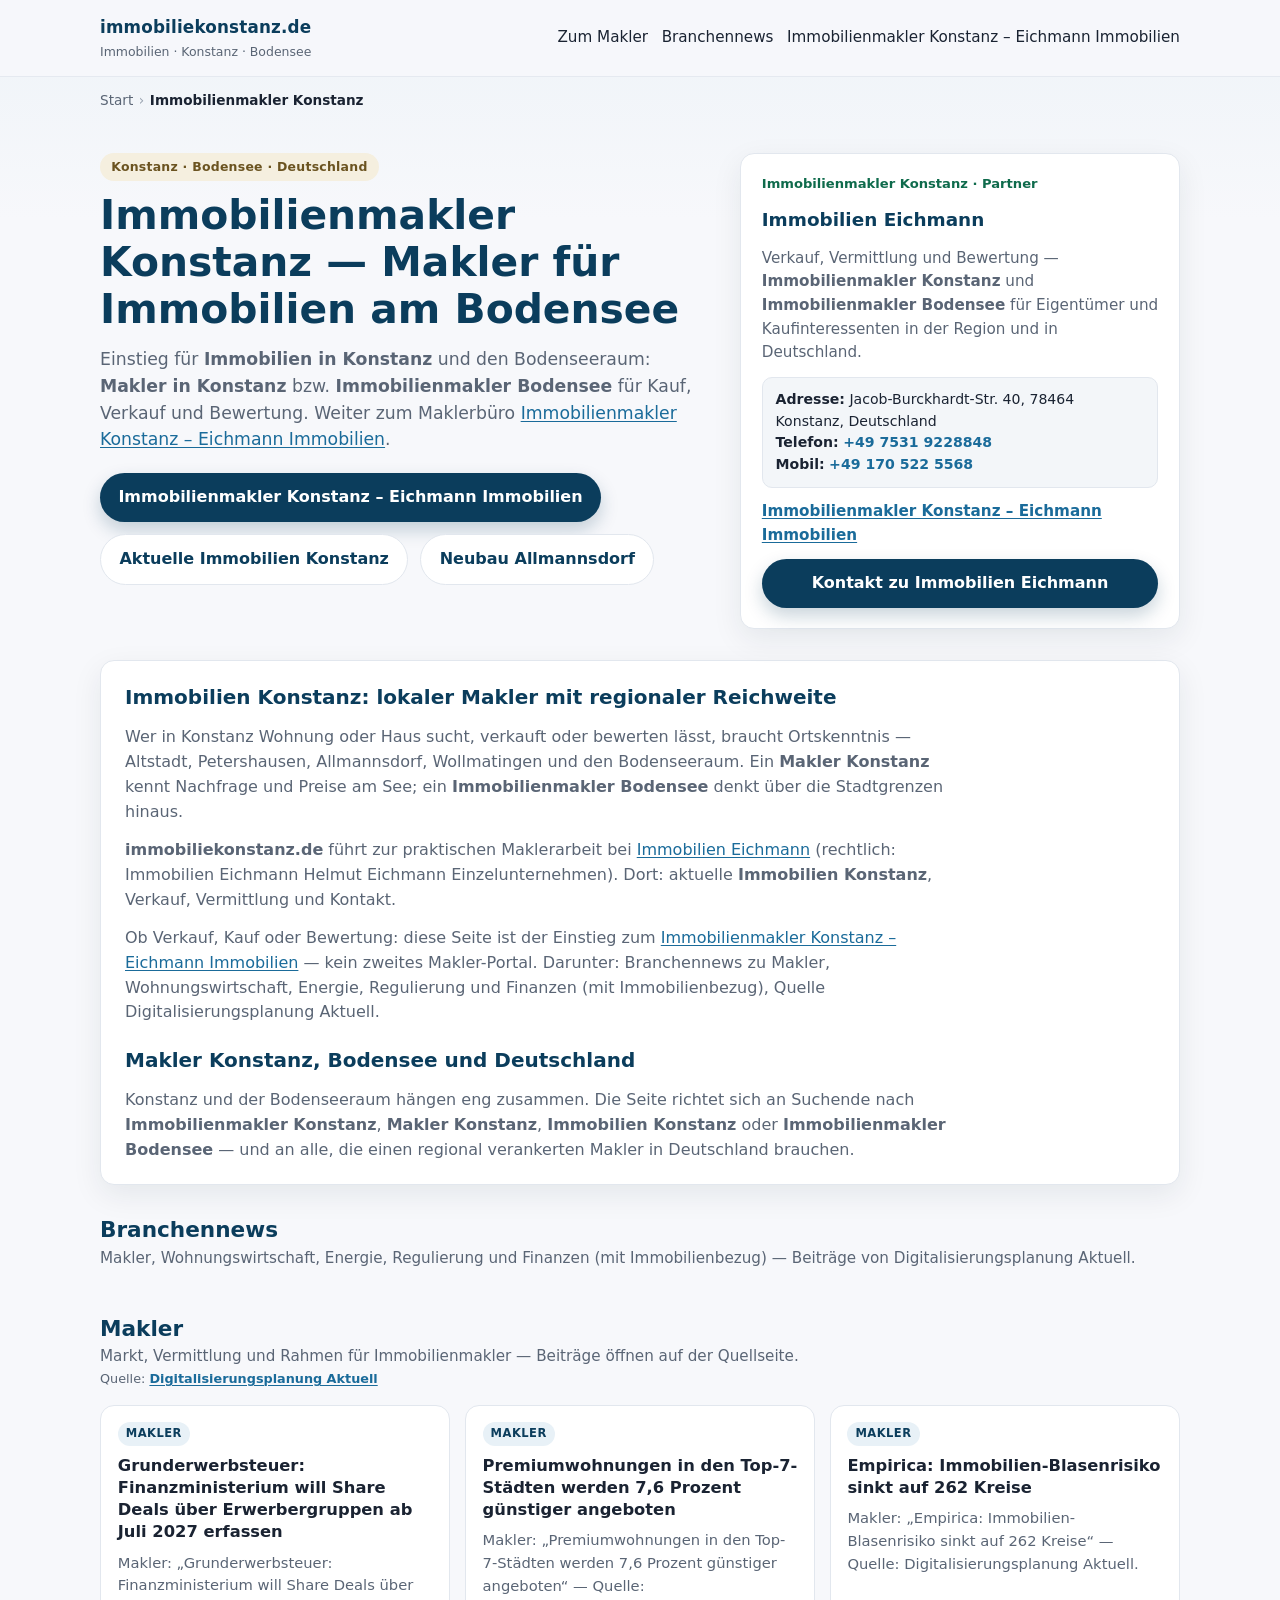
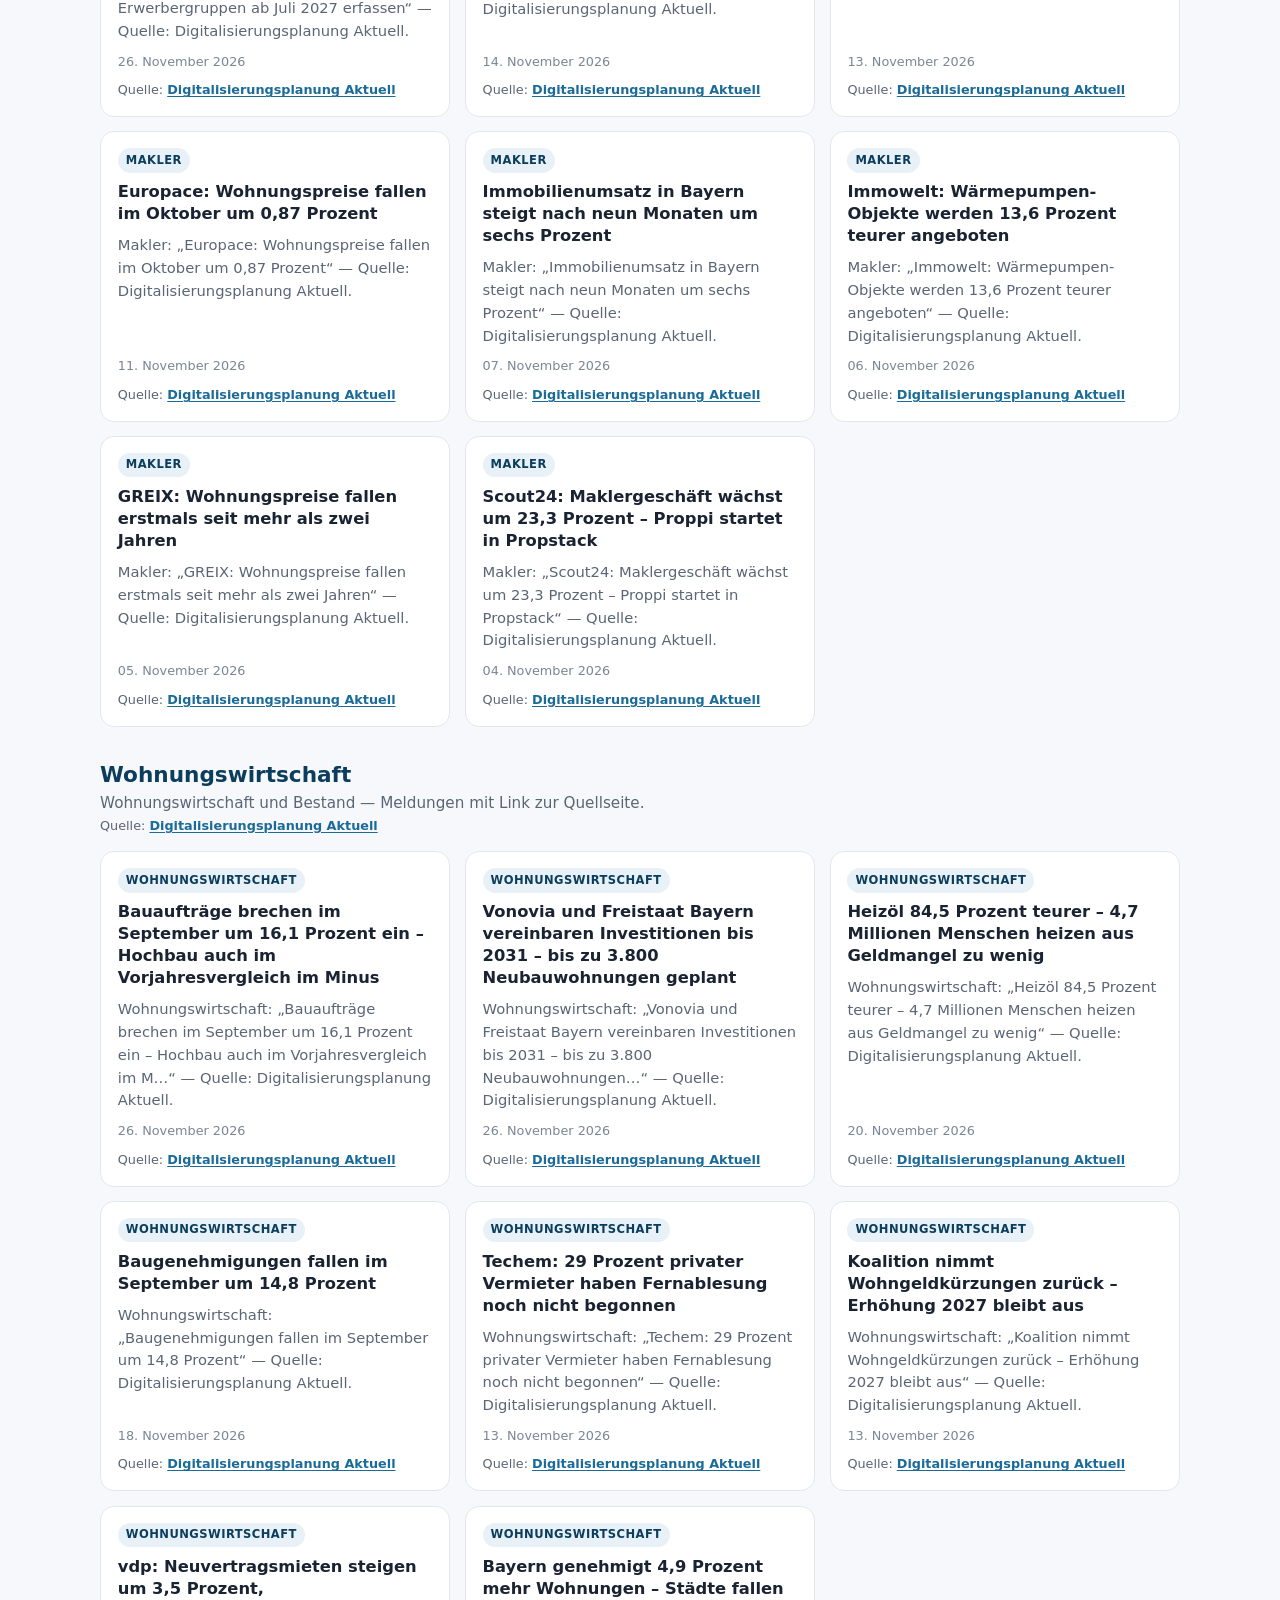
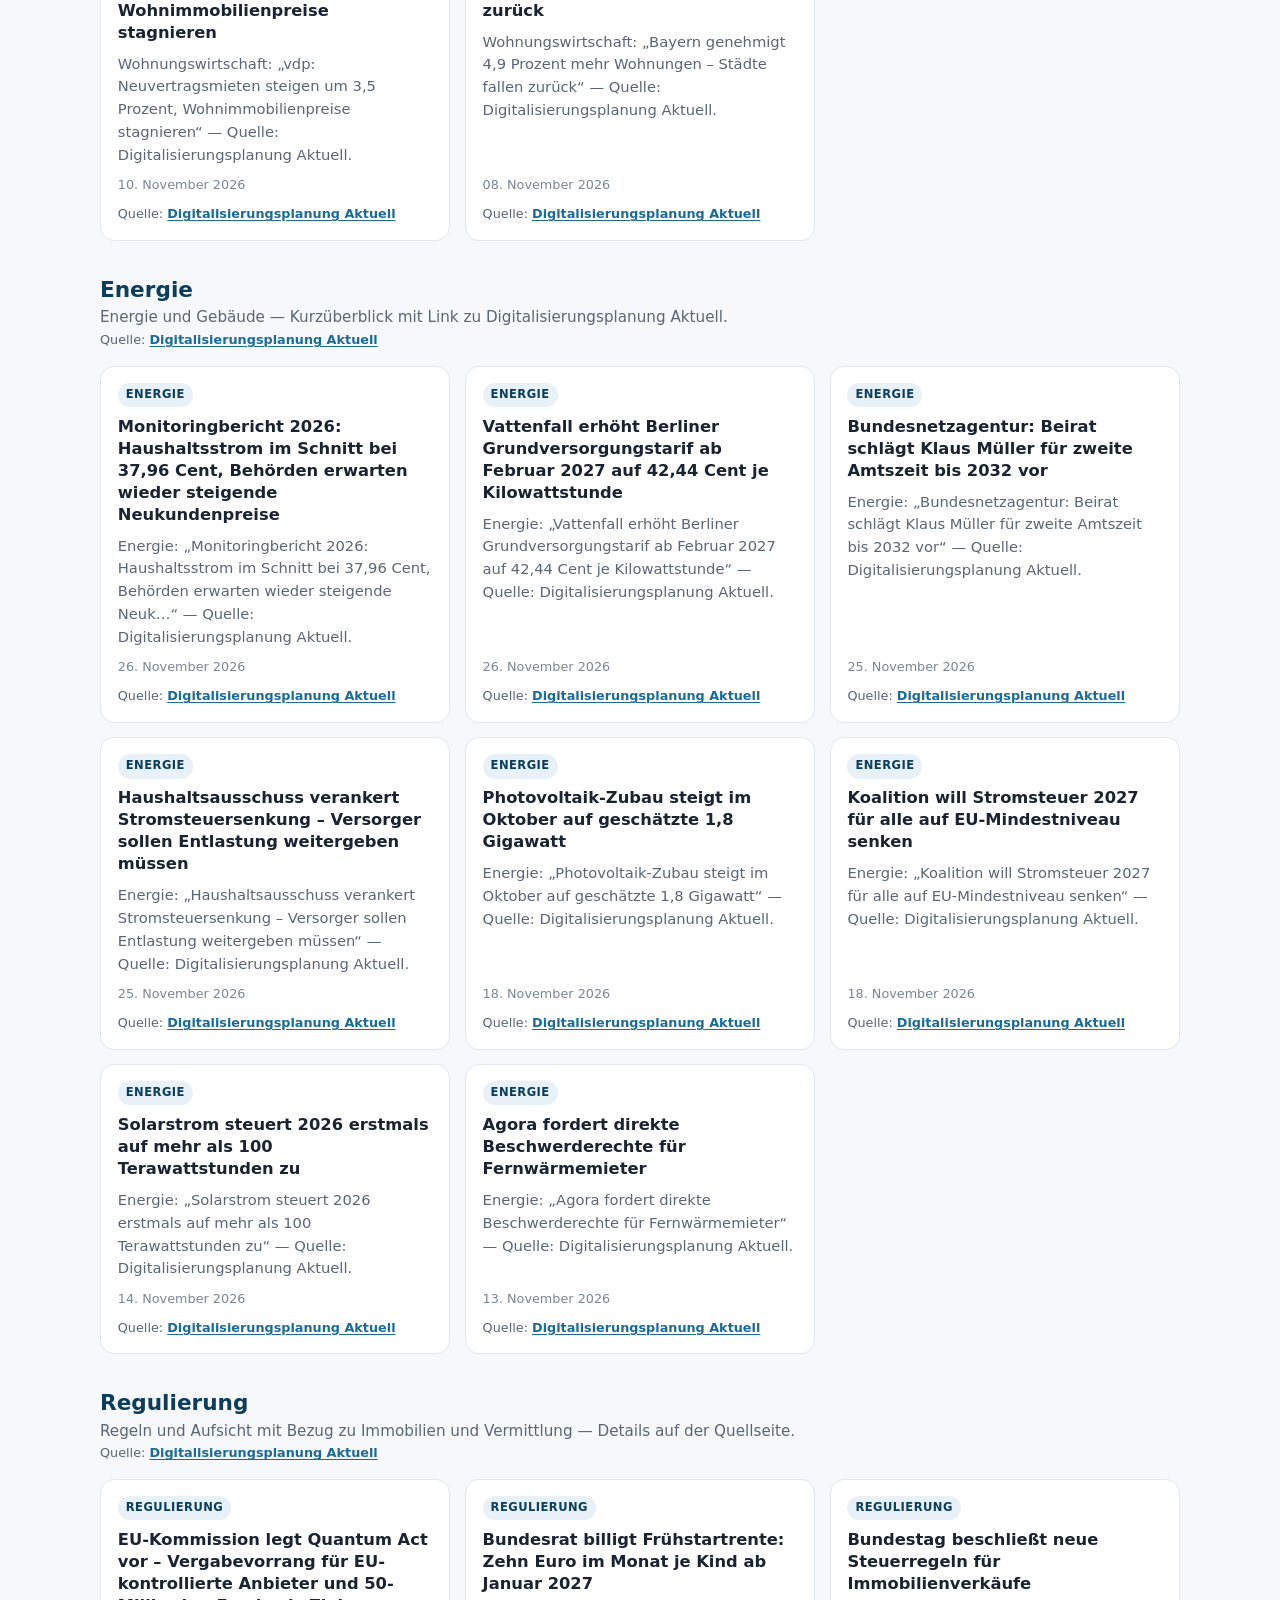
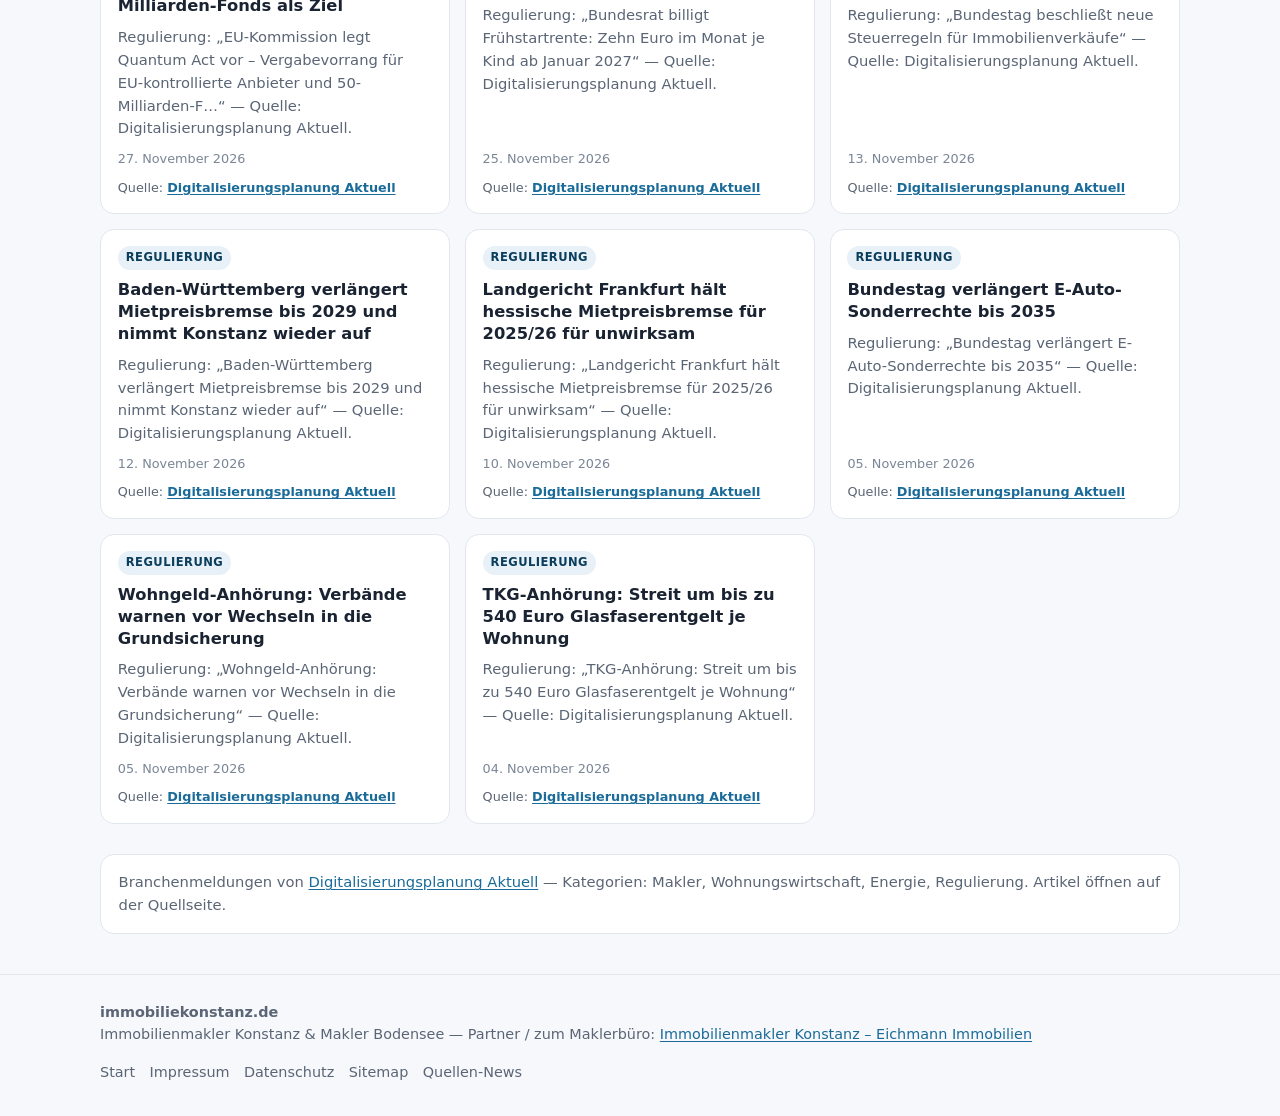
<file: index.html>
<!DOCTYPE html>
<html lang="de">
<head>
  <meta charset="utf-8">
  <meta name="viewport" content="width=device-width, initial-scale=1">
  <title>Immobilienmakler Konstanz | Makler Konstanz &amp; Bodensee – Immobilien Eichmann</title>
  <meta name="description" content="Immobilienmakler Konstanz und Makler am Bodensee: immobiliekonstanz.de verweist auf Immobilien Eichmann — Partner und Maklerbüro für Kauf, Verkauf und Bewertung in Konstanz, der Region und in Deutschland.">
  <meta name="robots" content="index,follow">
  <meta name="geo.region" content="DE-BW">
  <meta name="geo.placename" content="Konstanz">
  <meta name="geo.position" content="47.6779;9.1732">
  <meta name="ICBM" content="47.6779, 9.1732">
  <link rel="canonical" href="https://immobiliekonstanz.de/">
  <meta property="og:type" content="website">
  <meta property="og:site_name" content="immobiliekonstanz.de">
  <meta property="og:title" content="Immobilienmakler Konstanz | Makler Konstanz &amp; Bodensee – Immobilien Eichmann">
  <meta property="og:description" content="Makler Konstanz und Immobilienmakler Bodensee: zum Maklerbüro Immobilien Eichmann für Objekte, Bewertung und Beratung in Konstanz und der Region.">
  <meta property="og:url" content="https://immobiliekonstanz.de/">
  <meta property="og:locale" content="de_DE">
  <meta property="og:image" content="https://immobilieneichmann.de/assets/share-card-plain-v2.jpg">
  <meta property="og:image:width" content="1200">
  <meta property="og:image:height" content="630">
  <meta property="og:image:alt" content="Immobilien Eichmann – Immobilienmakler in Konstanz">
  <meta name="twitter:card" content="summary_large_image">
  <meta name="twitter:title" content="Immobilienmakler Konstanz | Makler Konstanz – Immobilien Eichmann">
  <meta name="twitter:description" content="Landing für Immobilien und Makler in Konstanz am Bodensee — Partner: Immobilien Eichmann (Maklerbüro).">
  <meta name="twitter:image" content="https://immobilieneichmann.de/assets/share-card-plain-v2.jpg">
  <script type="application/ld+json">
  {
    "@context": "https://schema.org",
    "@graph": [
      {
        "@type": "WebSite",
        "@id": "https://immobiliekonstanz.de/#website",
        "url": "https://immobiliekonstanz.de/",
        "name": "immobiliekonstanz.de",
        "description": "Einstiegsseite für Immobilienmakler Konstanz, Makler Konstanz und Immobilien am Bodensee mit Verweis auf das Maklerbüro Immobilien Eichmann.",
        "inLanguage": "de-DE",
        "publisher": { "@id": "https://immobiliekonstanz.de/#localbusiness" }
      },
      {
        "@type": ["RealEstateAgent", "LocalBusiness"],
        "@id": "https://immobiliekonstanz.de/#localbusiness",
        "name": "Immobilien Eichmann",
        "legalName": "Immobilien Eichmann Helmut Eichmann Einzelunternehmen",
        "alternateName": ["Eichmann Immobilien", "immobiliekonstanz.de"],
        "url": "https://immobiliekonstanz.de/",
        "sameAs": [
          "https://immobilieneichmann.de/",
          "https://www.immowelt.de/profil/3b18336c6a2e401da38e9cc20268270d"
        ],
        "description": "Immobilienmakler in Konstanz und am Bodensee: Verkauf, Vermittlung und Bewertung von Immobilien in Konstanz, der Region und in Deutschland.",
        "telephone": ["+491705225568", "+4975319228848"],
        "email": "info@immobilien-eichmann.com",
        "image": "https://immobilieneichmann.de/assets/share-card-plain-v2.jpg",
        "logo": "https://immobilieneichmann.de/assets/logo.svg?v=house-orig-v1",
        "priceRange": "€€€",
        "address": {
          "@type": "PostalAddress",
          "streetAddress": "Jacob-Burckhardt-Str. 40",
          "addressLocality": "Konstanz",
          "postalCode": "78464",
          "addressRegion": "Baden-Württemberg",
          "addressCountry": "DE"
        },
        "geo": {
          "@type": "GeoCoordinates",
          "latitude": 47.6779,
          "longitude": 9.1732
        },
        "areaServed": [
          {
            "@type": "City",
            "name": "Konstanz",
            "containedInPlace": {
              "@type": "AdministrativeArea",
              "name": "Baden-Württemberg"
            }
          },
          {
            "@type": "AdministrativeArea",
            "name": "Bodensee"
          },
          {
            "@type": "Country",
            "name": "Deutschland"
          }
        ],
        "knowsAbout": [
          "Immobilienmakler Konstanz",
          "Makler Konstanz",
          "Immobilien Konstanz",
          "Immobilienmakler Bodensee",
          "Makler Deutschland",
          "Immobilienverkauf Konstanz",
          "Immobilienbewertung Konstanz"
        ],
        "founder": {
          "@type": "Person",
          "name": "Helmut Eichmann"
        },
        "openingHoursSpecification": {
          "@type": "OpeningHoursSpecification",
          "description": "Termine nach Vereinbarung"
        }
      },
      {
        "@type": "WebPage",
        "@id": "https://immobiliekonstanz.de/#webpage",
        "url": "https://immobiliekonstanz.de/",
        "name": "Immobilienmakler Konstanz | Makler Konstanz & Bodensee – Immobilien Eichmann",
        "isPartOf": { "@id": "https://immobiliekonstanz.de/#website"},
        "about": { "@id": "https://immobiliekonstanz.de/#localbusiness" },
        "primaryImageOfPage": {
          "@type": "ImageObject",
          "url": "https://immobilieneichmann.de/assets/share-card-plain-v2.jpg"
        },
        "description": "Einstiegsseite für Immobilienmakler Konstanz und Makler am Bodensee — Partner: Immobilien Eichmann (Maklerbüro).",
        "inLanguage": "de-DE",
        "relatedLink": "https://immobilieneichmann.de/",
        "significantLink": [
          "https://immobilieneichmann.de/",
          "https://immobilieneichmann.de/#angebote",
          "https://immobilieneichmann.de/kontakt.html"
        ],
        "breadcrumb": { "@id": "https://immobiliekonstanz.de/#breadcrumb" }
      },
      {
        "@type": "BreadcrumbList",
        "@id": "https://immobiliekonstanz.de/#breadcrumb",
        "itemListElement": [
          {
            "@type": "ListItem",
            "position": 1,
            "name": "Start",
            "item": "https://immobiliekonstanz.de/"
          },
          {
            "@type": "ListItem",
            "position": 2,
            "name": "Immobilienmakler Konstanz",
            "item": "https://immobiliekonstanz.de/#eichmann"
          }
        ]
      }
    ]
  }
  </script>
  <link rel="icon" href="/assets/favicon.svg" type="image/svg+xml">
  <link rel="icon" href="/assets/favicon-32.png" type="image/png" sizes="32x32">
  <link rel="apple-touch-icon" href="/assets/apple-touch-icon.png" sizes="180x180">
  <link rel="stylesheet" href="css/styles.css">
</head>
<body>
  <header class="site-header">
    <div class="shell header-inner">
      <a class="brand" href="/">
        <strong>immobiliekonstanz.de</strong>
        <span>Immobilien · Konstanz · Bodensee</span>
      </a>
      <nav class="nav" aria-label="Hauptnavigation">
        <a href="#eichmann">Zum Makler</a>
        <a href="#branchennews">Branchennews</a>
        <a href="https://immobilieneichmann.de/" rel="noopener noreferrer">Immobilienmakler Konstanz – Eichmann Immobilien</a>
      </nav>
    </div>
  </header>

  <main>
    <nav class="shell breadcrumb" aria-label="Brotkrumen">
      <ol>
        <li><a href="/">Start</a></li>
        <li aria-current="page">Immobilienmakler Konstanz</li>
      </ol>
    </nav>

    <section class="hero">
      <div class="shell hero-grid">
        <div>
          <span class="eyebrow">Konstanz · Bodensee · Deutschland</span>
          <h1>Immobilienmakler Konstanz — Makler für Immobilien am Bodensee</h1>
          <p class="lead">
            Einstieg für <strong>Immobilien in Konstanz</strong> und den Bodenseeraum:
            <strong>Makler in Konstanz</strong> bzw. <strong>Immobilienmakler Bodensee</strong> für Kauf,
            Verkauf und Bewertung.
            Weiter zum Maklerbüro
            <a href="https://immobilieneichmann.de/" rel="noopener noreferrer">Immobilienmakler Konstanz – Eichmann Immobilien</a>.
          </p>
          <div class="cta-row">
            <a class="button" href="https://immobilieneichmann.de/" rel="noopener noreferrer">Immobilienmakler Konstanz – Eichmann Immobilien</a>
            <a class="button secondary" href="https://immobilieneichmann.de/#angebote" rel="noopener noreferrer">Aktuelle Immobilien Konstanz</a>
            <a class="button secondary" href="https://immobilieneichmann.de/allmannsdorf.html" rel="noopener noreferrer">Neubau Allmannsdorf</a>
          </div>
        </div>
        <aside class="hero-card" id="eichmann">
          <p class="meta">Immobilienmakler Konstanz · Partner</p>
          <h2>Immobilien Eichmann</h2>
          <p>
            Verkauf, Vermittlung und Bewertung —
            <strong>Immobilienmakler Konstanz</strong> und <strong>Immobilienmakler Bodensee</strong>
            für Eigentümer und Kaufinteressenten in der Region und in Deutschland.
          </p>
          <p class="nap">
            <strong>Adresse:</strong> Jacob-Burckhardt-Str.&nbsp;40, 78464 Konstanz, Deutschland<br>
            <strong>Telefon:</strong> <a href="tel:+4975319228848">+49&nbsp;7531&nbsp;9228848</a><br>
            <strong>Mobil:</strong> <a href="tel:+491705225568">+49&nbsp;170&nbsp;522&nbsp;5568</a>
          </p>
          <p><a href="https://immobilieneichmann.de/" rel="noopener noreferrer"><strong>Immobilienmakler Konstanz – Eichmann Immobilien</strong></a></p>
          <a class="button" href="https://immobilieneichmann.de/kontakt.html" rel="noopener noreferrer">Kontakt zu Immobilien Eichmann</a>
        </aside>
      </div>
    </section>

    <section class="shell about-konstanz" aria-labelledby="about-heading">
      <div class="about-card">
        <h2 id="about-heading">Immobilien Konstanz: lokaler Makler mit regionaler Reichweite</h2>
        <p>
          Wer in Konstanz Wohnung oder Haus sucht, verkauft oder bewerten lässt, braucht Ortskenntnis —
          Altstadt, Petershausen, Allmannsdorf, Wollmatingen und den Bodenseeraum.
          Ein <strong>Makler Konstanz</strong> kennt Nachfrage und Preise am See; ein
          <strong>Immobilienmakler Bodensee</strong> denkt über die Stadtgrenzen hinaus.
        </p>
        <p>
          <strong>immobiliekonstanz.de</strong> führt zur praktischen Maklerarbeit bei
          <a href="https://immobilieneichmann.de/" rel="noopener noreferrer">Immobilien Eichmann</a>
          (rechtlich: Immobilien Eichmann Helmut Eichmann Einzelunternehmen). Dort: aktuelle
          <strong>Immobilien Konstanz</strong>, Verkauf, Vermittlung und Kontakt.
        </p>
        <p>
          Ob Verkauf, Kauf oder Bewertung: diese Seite ist der Einstieg zum
          <a href="https://immobilieneichmann.de/" rel="noopener noreferrer">Immobilienmakler Konstanz – Eichmann Immobilien</a>
          — kein zweites Makler-Portal. Darunter: Branchennews zu Makler, Wohnungswirtschaft, Energie, Regulierung und Finanzen (mit Immobilienbezug), Quelle Digitalisierungsplanung Aktuell.
        </p>
        <h2 id="region-heading">Makler Konstanz, Bodensee und Deutschland</h2>
        <p>
          Konstanz und der Bodenseeraum hängen eng zusammen. Die Seite richtet sich an Suchende nach
          <strong>Immobilienmakler Konstanz</strong>, <strong>Makler Konstanz</strong>,
          <strong>Immobilien Konstanz</strong> oder <strong>Immobilienmakler Bodensee</strong> —
          und an alle, die einen regional verankerten Makler in Deutschland brauchen.
        </p>
      </div>
    </section>

    <div class="shell" id="branchennews">
      <div class="section-head" style="margin-top:0.5rem">
        <div>
          <h2>Branchennews</h2>
          <p>Makler, Wohnungswirtschaft, Energie, Regulierung und Finanzen (mit Immobilienbezug) — Beiträge von Digitalisierungsplanung Aktuell.</p>
        </div>
      </div>

<!-- NEWS:START -->
<!-- generated: 2026-11-28T04:13:33.709Z -->
<section class="section" id="news-makler" data-category="Makler">
  <div class="section-head">
    <div>
      <h2>Makler</h2>
      <p>Markt, Vermittlung und Rahmen für Immobilienmakler — Beiträge öffnen auf der Quellseite.</p>
      <p class="source">Quelle: <a href="https://aktuell.digitalisierungsplanung.de/" rel="noopener noreferrer">Digitalisierungsplanung Aktuell</a></p>
    </div>
  </div>
  <div class="cards"><article class="card">
  <span class="tag">Makler</span>
  <h3><a href="https://aktuell.digitalisierungsplanung.de/artikel/grunderwerbsteuer-share-deals-referentenentwurf/" rel="noopener noreferrer">Grunderwerbsteuer: Finanzministerium will Share Deals über Erwerbergruppen ab Juli 2027 erfassen</a></h3>
  <p class="summary">Makler: „Grunderwerbsteuer: Finanzministerium will Share Deals über Erwerbergruppen ab Juli 2027 erfassen“ — Quelle: Digitalisierungsplanung Aktuell.</p>
  <p class="date">26. November 2026</p>
  <p class="source">Quelle: <a href="https://aktuell.digitalisierungsplanung.de/" rel="noopener noreferrer">Digitalisierungsplanung Aktuell</a></p>
</article>
<article class="card">
  <span class="tag">Makler</span>
  <h3><a href="https://aktuell.digitalisierungsplanung.de/artikel/premiumimmobilien-top7-q3-2026/" rel="noopener noreferrer">Premiumwohnungen in den Top-7-Städten werden 7,6 Prozent günstiger angeboten</a></h3>
  <p class="summary">Makler: „Premiumwohnungen in den Top-7-Städten werden 7,6 Prozent günstiger angeboten“ — Quelle: Digitalisierungsplanung Aktuell.</p>
  <p class="date">14. November 2026</p>
  <p class="source">Quelle: <a href="https://aktuell.digitalisierungsplanung.de/" rel="noopener noreferrer">Digitalisierungsplanung Aktuell</a></p>
</article>
<article class="card">
  <span class="tag">Makler</span>
  <h3><a href="https://aktuell.digitalisierungsplanung.de/artikel/empirica-blasenindex-q3-2026/" rel="noopener noreferrer">Empirica: Immobilien-Blasenrisiko sinkt auf 262 Kreise</a></h3>
  <p class="summary">Makler: „Empirica: Immobilien-Blasenrisiko sinkt auf 262 Kreise“ — Quelle: Digitalisierungsplanung Aktuell.</p>
  <p class="date">13. November 2026</p>
  <p class="source">Quelle: <a href="https://aktuell.digitalisierungsplanung.de/" rel="noopener noreferrer">Digitalisierungsplanung Aktuell</a></p>
</article>
<article class="card">
  <span class="tag">Makler</span>
  <h3><a href="https://aktuell.digitalisierungsplanung.de/artikel/europace-wohnungspreise-oktober-2026/" rel="noopener noreferrer">Europace: Wohnungspreise fallen im Oktober um 0,87 Prozent</a></h3>
  <p class="summary">Makler: „Europace: Wohnungspreise fallen im Oktober um 0,87 Prozent“ — Quelle: Digitalisierungsplanung Aktuell.</p>
  <p class="date">11. November 2026</p>
  <p class="source">Quelle: <a href="https://aktuell.digitalisierungsplanung.de/" rel="noopener noreferrer">Digitalisierungsplanung Aktuell</a></p>
</article>
<article class="card">
  <span class="tag">Makler</span>
  <h3><a href="https://aktuell.digitalisierungsplanung.de/artikel/ivd-bayern-immobilienumsatz-q3-2026/" rel="noopener noreferrer">Immobilienumsatz in Bayern steigt nach neun Monaten um sechs Prozent</a></h3>
  <p class="summary">Makler: „Immobilienumsatz in Bayern steigt nach neun Monaten um sechs Prozent“ — Quelle: Digitalisierungsplanung Aktuell.</p>
  <p class="date">07. November 2026</p>
  <p class="source">Quelle: <a href="https://aktuell.digitalisierungsplanung.de/" rel="noopener noreferrer">Digitalisierungsplanung Aktuell</a></p>
</article>
<article class="card">
  <span class="tag">Makler</span>
  <h3><a href="https://aktuell.digitalisierungsplanung.de/artikel/immowelt-heizungsart-angebotspreise/" rel="noopener noreferrer">Immowelt: Wärmepumpen-Objekte werden 13,6 Prozent teurer angeboten</a></h3>
  <p class="summary">Makler: „Immowelt: Wärmepumpen-Objekte werden 13,6 Prozent teurer angeboten“ — Quelle: Digitalisierungsplanung Aktuell.</p>
  <p class="date">06. November 2026</p>
  <p class="source">Quelle: <a href="https://aktuell.digitalisierungsplanung.de/" rel="noopener noreferrer">Digitalisierungsplanung Aktuell</a></p>
</article>
<article class="card">
  <span class="tag">Makler</span>
  <h3><a href="https://aktuell.digitalisierungsplanung.de/artikel/greix-kaufpreisindex-q3-wohnungspreise-minus/" rel="noopener noreferrer">GREIX: Wohnungspreise fallen erstmals seit mehr als zwei Jahren</a></h3>
  <p class="summary">Makler: „GREIX: Wohnungspreise fallen erstmals seit mehr als zwei Jahren“ — Quelle: Digitalisierungsplanung Aktuell.</p>
  <p class="date">05. November 2026</p>
  <p class="source">Quelle: <a href="https://aktuell.digitalisierungsplanung.de/" rel="noopener noreferrer">Digitalisierungsplanung Aktuell</a></p>
</article>
<article class="card">
  <span class="tag">Makler</span>
  <h3><a href="https://aktuell.digitalisierungsplanung.de/artikel/scout24-proppi-maklergeschaeft-q3-2026/" rel="noopener noreferrer">Scout24: Maklergeschäft wächst um 23,3 Prozent – Proppi startet in Propstack</a></h3>
  <p class="summary">Makler: „Scout24: Maklergeschäft wächst um 23,3 Prozent – Proppi startet in Propstack“ — Quelle: Digitalisierungsplanung Aktuell.</p>
  <p class="date">04. November 2026</p>
  <p class="source">Quelle: <a href="https://aktuell.digitalisierungsplanung.de/" rel="noopener noreferrer">Digitalisierungsplanung Aktuell</a></p>
</article></div>
</section>
<section class="section" id="news-wohnungswirtschaft" data-category="Wohnungswirtschaft">
  <div class="section-head">
    <div>
      <h2>Wohnungswirtschaft</h2>
      <p>Wohnungswirtschaft und Bestand — Meldungen mit Link zur Quellseite.</p>
      <p class="source">Quelle: <a href="https://aktuell.digitalisierungsplanung.de/" rel="noopener noreferrer">Digitalisierungsplanung Aktuell</a></p>
    </div>
  </div>
  <div class="cards"><article class="card">
  <span class="tag">Wohnungswirtschaft</span>
  <h3><a href="https://aktuell.digitalisierungsplanung.de/artikel/bauauftragseingang-september-2026/" rel="noopener noreferrer">Bauaufträge brechen im September um 16,1 Prozent ein – Hochbau auch im Vorjahresvergleich im Minus</a></h3>
  <p class="summary">Wohnungswirtschaft: „Bauaufträge brechen im September um 16,1 Prozent ein – Hochbau auch im Vorjahresvergleich im M…“ — Quelle: Digitalisierungsplanung Aktuell.</p>
  <p class="date">26. November 2026</p>
  <p class="source">Quelle: <a href="https://aktuell.digitalisierungsplanung.de/" rel="noopener noreferrer">Digitalisierungsplanung Aktuell</a></p>
</article>
<article class="card">
  <span class="tag">Wohnungswirtschaft</span>
  <h3><a href="https://aktuell.digitalisierungsplanung.de/artikel/vonovia-bayern-absichtserklaerung-2031/" rel="noopener noreferrer">Vonovia und Freistaat Bayern vereinbaren Investitionen bis 2031 – bis zu 3.800 Neubauwohnungen geplant</a></h3>
  <p class="summary">Wohnungswirtschaft: „Vonovia und Freistaat Bayern vereinbaren Investitionen bis 2031 – bis zu 3.800 Neubauwohnungen…“ — Quelle: Digitalisierungsplanung Aktuell.</p>
  <p class="date">26. November 2026</p>
  <p class="source">Quelle: <a href="https://aktuell.digitalisierungsplanung.de/" rel="noopener noreferrer">Digitalisierungsplanung Aktuell</a></p>
</article>
<article class="card">
  <span class="tag">Wohnungswirtschaft</span>
  <h3><a href="https://aktuell.digitalisierungsplanung.de/artikel/heizoel-preise-energiearmut-destatis/" rel="noopener noreferrer">Heizöl 84,5 Prozent teurer – 4,7 Millionen Menschen heizen aus Geldmangel zu wenig</a></h3>
  <p class="summary">Wohnungswirtschaft: „Heizöl 84,5 Prozent teurer – 4,7 Millionen Menschen heizen aus Geldmangel zu wenig“ — Quelle: Digitalisierungsplanung Aktuell.</p>
  <p class="date">20. November 2026</p>
  <p class="source">Quelle: <a href="https://aktuell.digitalisierungsplanung.de/" rel="noopener noreferrer">Digitalisierungsplanung Aktuell</a></p>
</article>
<article class="card">
  <span class="tag">Wohnungswirtschaft</span>
  <h3><a href="https://aktuell.digitalisierungsplanung.de/artikel/baugenehmigungen-september-2026/" rel="noopener noreferrer">Baugenehmigungen fallen im September um 14,8 Prozent</a></h3>
  <p class="summary">Wohnungswirtschaft: „Baugenehmigungen fallen im September um 14,8 Prozent“ — Quelle: Digitalisierungsplanung Aktuell.</p>
  <p class="date">18. November 2026</p>
  <p class="source">Quelle: <a href="https://aktuell.digitalisierungsplanung.de/" rel="noopener noreferrer">Digitalisierungsplanung Aktuell</a></p>
</article>
<article class="card">
  <span class="tag">Wohnungswirtschaft</span>
  <h3><a href="https://aktuell.digitalisierungsplanung.de/artikel/techem-fernablesbare-messtechnik-frist/" rel="noopener noreferrer">Techem: 29 Prozent privater Vermieter haben Fernablesung noch nicht begonnen</a></h3>
  <p class="summary">Wohnungswirtschaft: „Techem: 29 Prozent privater Vermieter haben Fernablesung noch nicht begonnen“ — Quelle: Digitalisierungsplanung Aktuell.</p>
  <p class="date">13. November 2026</p>
  <p class="source">Quelle: <a href="https://aktuell.digitalisierungsplanung.de/" rel="noopener noreferrer">Digitalisierungsplanung Aktuell</a></p>
</article>
<article class="card">
  <span class="tag">Wohnungswirtschaft</span>
  <h3><a href="https://aktuell.digitalisierungsplanung.de/artikel/wohngeld-kuerzung-zurueckgenommen/" rel="noopener noreferrer">Koalition nimmt Wohngeldkürzungen zurück – Erhöhung 2027 bleibt aus</a></h3>
  <p class="summary">Wohnungswirtschaft: „Koalition nimmt Wohngeldkürzungen zurück – Erhöhung 2027 bleibt aus“ — Quelle: Digitalisierungsplanung Aktuell.</p>
  <p class="date">13. November 2026</p>
  <p class="source">Quelle: <a href="https://aktuell.digitalisierungsplanung.de/" rel="noopener noreferrer">Digitalisierungsplanung Aktuell</a></p>
</article>
<article class="card">
  <span class="tag">Wohnungswirtschaft</span>
  <h3><a href="https://aktuell.digitalisierungsplanung.de/artikel/vdp-mietanstieg-immobilienpreise-q3/" rel="noopener noreferrer">vdp: Neuvertragsmieten steigen um 3,5 Prozent, Wohnimmobilienpreise stagnieren</a></h3>
  <p class="summary">Wohnungswirtschaft: „vdp: Neuvertragsmieten steigen um 3,5 Prozent, Wohnimmobilienpreise stagnieren“ — Quelle: Digitalisierungsplanung Aktuell.</p>
  <p class="date">10. November 2026</p>
  <p class="source">Quelle: <a href="https://aktuell.digitalisierungsplanung.de/" rel="noopener noreferrer">Digitalisierungsplanung Aktuell</a></p>
</article>
<article class="card">
  <span class="tag">Wohnungswirtschaft</span>
  <h3><a href="https://aktuell.digitalisierungsplanung.de/artikel/bayern-baugenehmigungen-q3-2026/" rel="noopener noreferrer">Bayern genehmigt 4,9 Prozent mehr Wohnungen – Städte fallen zurück</a></h3>
  <p class="summary">Wohnungswirtschaft: „Bayern genehmigt 4,9 Prozent mehr Wohnungen – Städte fallen zurück“ — Quelle: Digitalisierungsplanung Aktuell.</p>
  <p class="date">08. November 2026</p>
  <p class="source">Quelle: <a href="https://aktuell.digitalisierungsplanung.de/" rel="noopener noreferrer">Digitalisierungsplanung Aktuell</a></p>
</article></div>
</section>
<section class="section" id="news-energie" data-category="Energie">
  <div class="section-head">
    <div>
      <h2>Energie</h2>
      <p>Energie und Gebäude — Kurzüberblick mit Link zu Digitalisierungsplanung Aktuell.</p>
      <p class="source">Quelle: <a href="https://aktuell.digitalisierungsplanung.de/" rel="noopener noreferrer">Digitalisierungsplanung Aktuell</a></p>
    </div>
  </div>
  <div class="cards"><article class="card">
  <span class="tag">Energie</span>
  <h3><a href="https://aktuell.digitalisierungsplanung.de/artikel/monitoringbericht-2026-energiemaerkte/" rel="noopener noreferrer">Monitoringbericht 2026: Haushaltsstrom im Schnitt bei 37,96 Cent, Behörden erwarten wieder steigende Neukundenpreise</a></h3>
  <p class="summary">Energie: „Monitoringbericht 2026: Haushaltsstrom im Schnitt bei 37,96 Cent, Behörden erwarten wieder steigende Neuk…“ — Quelle: Digitalisierungsplanung Aktuell.</p>
  <p class="date">26. November 2026</p>
  <p class="source">Quelle: <a href="https://aktuell.digitalisierungsplanung.de/" rel="noopener noreferrer">Digitalisierungsplanung Aktuell</a></p>
</article>
<article class="card">
  <span class="tag">Energie</span>
  <h3><a href="https://aktuell.digitalisierungsplanung.de/artikel/vattenfall-berlin-grundversorgung-strompreis-2027/" rel="noopener noreferrer">Vattenfall erhöht Berliner Grundversorgungstarif ab Februar 2027 auf 42,44 Cent je Kilowattstunde</a></h3>
  <p class="summary">Energie: „Vattenfall erhöht Berliner Grundversorgungstarif ab Februar 2027 auf 42,44 Cent je Kilowattstunde“ — Quelle: Digitalisierungsplanung Aktuell.</p>
  <p class="date">26. November 2026</p>
  <p class="source">Quelle: <a href="https://aktuell.digitalisierungsplanung.de/" rel="noopener noreferrer">Digitalisierungsplanung Aktuell</a></p>
</article>
<article class="card">
  <span class="tag">Energie</span>
  <h3><a href="https://aktuell.digitalisierungsplanung.de/artikel/bundesnetzagentur-klaus-mueller-zweite-amtszeit/" rel="noopener noreferrer">Bundesnetzagentur: Beirat schlägt Klaus Müller für zweite Amtszeit bis 2032 vor</a></h3>
  <p class="summary">Energie: „Bundesnetzagentur: Beirat schlägt Klaus Müller für zweite Amtszeit bis 2032 vor“ — Quelle: Digitalisierungsplanung Aktuell.</p>
  <p class="date">25. November 2026</p>
  <p class="source">Quelle: <a href="https://aktuell.digitalisierungsplanung.de/" rel="noopener noreferrer">Digitalisierungsplanung Aktuell</a></p>
</article>
<article class="card">
  <span class="tag">Energie</span>
  <h3><a href="https://aktuell.digitalisierungsplanung.de/artikel/stromsteuer-haushaltsausschuss-weitergabepflicht/" rel="noopener noreferrer">Haushaltsausschuss verankert Stromsteuersenkung – Versorger sollen Entlastung weitergeben müssen</a></h3>
  <p class="summary">Energie: „Haushaltsausschuss verankert Stromsteuersenkung – Versorger sollen Entlastung weitergeben müssen“ — Quelle: Digitalisierungsplanung Aktuell.</p>
  <p class="date">25. November 2026</p>
  <p class="source">Quelle: <a href="https://aktuell.digitalisierungsplanung.de/" rel="noopener noreferrer">Digitalisierungsplanung Aktuell</a></p>
</article>
<article class="card">
  <span class="tag">Energie</span>
  <h3><a href="https://aktuell.digitalisierungsplanung.de/artikel/pv-zubau-oktober-2026/" rel="noopener noreferrer">Photovoltaik-Zubau steigt im Oktober auf geschätzte 1,8 Gigawatt</a></h3>
  <p class="summary">Energie: „Photovoltaik-Zubau steigt im Oktober auf geschätzte 1,8 Gigawatt“ — Quelle: Digitalisierungsplanung Aktuell.</p>
  <p class="date">18. November 2026</p>
  <p class="source">Quelle: <a href="https://aktuell.digitalisierungsplanung.de/" rel="noopener noreferrer">Digitalisierungsplanung Aktuell</a></p>
</article>
<article class="card">
  <span class="tag">Energie</span>
  <h3><a href="https://aktuell.digitalisierungsplanung.de/artikel/stromsteuer-2027-koalition/" rel="noopener noreferrer">Koalition will Stromsteuer 2027 für alle auf EU-Mindestniveau senken</a></h3>
  <p class="summary">Energie: „Koalition will Stromsteuer 2027 für alle auf EU-Mindestniveau senken“ — Quelle: Digitalisierungsplanung Aktuell.</p>
  <p class="date">18. November 2026</p>
  <p class="source">Quelle: <a href="https://aktuell.digitalisierungsplanung.de/" rel="noopener noreferrer">Digitalisierungsplanung Aktuell</a></p>
</article>
<article class="card">
  <span class="tag">Energie</span>
  <h3><a href="https://aktuell.digitalisierungsplanung.de/artikel/solarstrom-100-terawattstunden-2026/" rel="noopener noreferrer">Solarstrom steuert 2026 erstmals auf mehr als 100 Terawattstunden zu</a></h3>
  <p class="summary">Energie: „Solarstrom steuert 2026 erstmals auf mehr als 100 Terawattstunden zu“ — Quelle: Digitalisierungsplanung Aktuell.</p>
  <p class="date">14. November 2026</p>
  <p class="source">Quelle: <a href="https://aktuell.digitalisierungsplanung.de/" rel="noopener noreferrer">Digitalisierungsplanung Aktuell</a></p>
</article>
<article class="card">
  <span class="tag">Energie</span>
  <h3><a href="https://aktuell.digitalisierungsplanung.de/artikel/agora-waermenetzpaket-mieterschutz/" rel="noopener noreferrer">Agora fordert direkte Beschwerderechte für Fernwärmemieter</a></h3>
  <p class="summary">Energie: „Agora fordert direkte Beschwerderechte für Fernwärmemieter“ — Quelle: Digitalisierungsplanung Aktuell.</p>
  <p class="date">13. November 2026</p>
  <p class="source">Quelle: <a href="https://aktuell.digitalisierungsplanung.de/" rel="noopener noreferrer">Digitalisierungsplanung Aktuell</a></p>
</article></div>
</section>
<section class="section" id="news-regulierung" data-category="Regulierung">
  <div class="section-head">
    <div>
      <h2>Regulierung</h2>
      <p>Regeln und Aufsicht mit Bezug zu Immobilien und Vermittlung — Details auf der Quellseite.</p>
      <p class="source">Quelle: <a href="https://aktuell.digitalisierungsplanung.de/" rel="noopener noreferrer">Digitalisierungsplanung Aktuell</a></p>
    </div>
  </div>
  <div class="cards"><article class="card">
  <span class="tag">Regulierung</span>
  <h3><a href="https://aktuell.digitalisierungsplanung.de/artikel/eu-quantum-act-sovereign-tech-equity-fund/" rel="noopener noreferrer">EU-Kommission legt Quantum Act vor – Vergabevorrang für EU-kontrollierte Anbieter und 50-Milliarden-Fonds als Ziel</a></h3>
  <p class="summary">Regulierung: „EU-Kommission legt Quantum Act vor – Vergabevorrang für EU-kontrollierte Anbieter und 50-Milliarden-F…“ — Quelle: Digitalisierungsplanung Aktuell.</p>
  <p class="date">27. November 2026</p>
  <p class="source">Quelle: <a href="https://aktuell.digitalisierungsplanung.de/" rel="noopener noreferrer">Digitalisierungsplanung Aktuell</a></p>
</article>
<article class="card">
  <span class="tag">Regulierung</span>
  <h3><a href="https://aktuell.digitalisierungsplanung.de/artikel/fruehstartrente-bundesrat-zustimmung/" rel="noopener noreferrer">Bundesrat billigt Frühstartrente: Zehn Euro im Monat je Kind ab Januar 2027</a></h3>
  <p class="summary">Regulierung: „Bundesrat billigt Frühstartrente: Zehn Euro im Monat je Kind ab Januar 2027“ — Quelle: Digitalisierungsplanung Aktuell.</p>
  <p class="date">25. November 2026</p>
  <p class="source">Quelle: <a href="https://aktuell.digitalisierungsplanung.de/" rel="noopener noreferrer">Digitalisierungsplanung Aktuell</a></p>
</article>
<article class="card">
  <span class="tag">Regulierung</span>
  <h3><a href="https://aktuell.digitalisierungsplanung.de/artikel/jahressteuergesetz-2026-immobilien/" rel="noopener noreferrer">Bundestag beschließt neue Steuerregeln für Immobilienverkäufe</a></h3>
  <p class="summary">Regulierung: „Bundestag beschließt neue Steuerregeln für Immobilienverkäufe“ — Quelle: Digitalisierungsplanung Aktuell.</p>
  <p class="date">13. November 2026</p>
  <p class="source">Quelle: <a href="https://aktuell.digitalisierungsplanung.de/" rel="noopener noreferrer">Digitalisierungsplanung Aktuell</a></p>
</article>
<article class="card">
  <span class="tag">Regulierung</span>
  <h3><a href="https://aktuell.digitalisierungsplanung.de/artikel/baden-wuerttemberg-mietpreisbremse-2029/" rel="noopener noreferrer">Baden-Württemberg verlängert Mietpreisbremse bis 2029 und nimmt Konstanz wieder auf</a></h3>
  <p class="summary">Regulierung: „Baden-Württemberg verlängert Mietpreisbremse bis 2029 und nimmt Konstanz wieder auf“ — Quelle: Digitalisierungsplanung Aktuell.</p>
  <p class="date">12. November 2026</p>
  <p class="source">Quelle: <a href="https://aktuell.digitalisierungsplanung.de/" rel="noopener noreferrer">Digitalisierungsplanung Aktuell</a></p>
</article>
<article class="card">
  <span class="tag">Regulierung</span>
  <h3><a href="https://aktuell.digitalisierungsplanung.de/artikel/hessen-mietpreisbremse-landgericht-unwirksam/" rel="noopener noreferrer">Landgericht Frankfurt hält hessische Mietpreisbremse für 2025/26 für unwirksam</a></h3>
  <p class="summary">Regulierung: „Landgericht Frankfurt hält hessische Mietpreisbremse für 2025/26 für unwirksam“ — Quelle: Digitalisierungsplanung Aktuell.</p>
  <p class="date">10. November 2026</p>
  <p class="source">Quelle: <a href="https://aktuell.digitalisierungsplanung.de/" rel="noopener noreferrer">Digitalisierungsplanung Aktuell</a></p>
</article>
<article class="card">
  <span class="tag">Regulierung</span>
  <h3><a href="https://aktuell.digitalisierungsplanung.de/artikel/bundestag-elektromobilitaetsgesetz-sonderrechte-2035/" rel="noopener noreferrer">Bundestag verlängert E-Auto-Sonderrechte bis 2035</a></h3>
  <p class="summary">Regulierung: „Bundestag verlängert E-Auto-Sonderrechte bis 2035“ — Quelle: Digitalisierungsplanung Aktuell.</p>
  <p class="date">05. November 2026</p>
  <p class="source">Quelle: <a href="https://aktuell.digitalisierungsplanung.de/" rel="noopener noreferrer">Digitalisierungsplanung Aktuell</a></p>
</article>
<article class="card">
  <span class="tag">Regulierung</span>
  <h3><a href="https://aktuell.digitalisierungsplanung.de/artikel/wohngeld-anhoerung-kuerzungen-grundsicherung/" rel="noopener noreferrer">Wohngeld-Anhörung: Verbände warnen vor Wechseln in die Grundsicherung</a></h3>
  <p class="summary">Regulierung: „Wohngeld-Anhörung: Verbände warnen vor Wechseln in die Grundsicherung“ — Quelle: Digitalisierungsplanung Aktuell.</p>
  <p class="date">05. November 2026</p>
  <p class="source">Quelle: <a href="https://aktuell.digitalisierungsplanung.de/" rel="noopener noreferrer">Digitalisierungsplanung Aktuell</a></p>
</article>
<article class="card">
  <span class="tag">Regulierung</span>
  <h3><a href="https://aktuell.digitalisierungsplanung.de/artikel/tkg-anhoerung-glasfaserentgelt-540-euro/" rel="noopener noreferrer">TKG-Anhörung: Streit um bis zu 540 Euro Glasfaserentgelt je Wohnung</a></h3>
  <p class="summary">Regulierung: „TKG-Anhörung: Streit um bis zu 540 Euro Glasfaserentgelt je Wohnung“ — Quelle: Digitalisierungsplanung Aktuell.</p>
  <p class="date">04. November 2026</p>
  <p class="source">Quelle: <a href="https://aktuell.digitalisierungsplanung.de/" rel="noopener noreferrer">Digitalisierungsplanung Aktuell</a></p>
</article></div>
</section>
<p class="note">Branchenmeldungen von <a href="https://aktuell.digitalisierungsplanung.de/" rel="noopener noreferrer">Digitalisierungsplanung Aktuell</a> — Kategorien: Makler, Wohnungswirtschaft, Energie, Regulierung. Artikel öffnen auf der Quellseite.</p>
<!-- NEWS:END -->
    </div>
  </main>

  <footer class="site-footer">
    <div class="shell footer-inner">
      <div>
        <strong>immobiliekonstanz.de</strong><br>
        Immobilienmakler Konstanz &amp; Makler Bodensee — Partner / zum Maklerbüro:
        <a href="https://immobilieneichmann.de/" rel="noopener noreferrer">Immobilienmakler Konstanz – Eichmann Immobilien</a>
      </div>
      <div class="footer-links">
        <a href="/">Start</a>
        <a href="impressum.html">Impressum</a>
        <a href="datenschutz.html">Datenschutz</a>
        <a href="/sitemap.xml">Sitemap</a>
        <a href="https://aktuell.digitalisierungsplanung.de/" rel="noopener noreferrer">Quellen-News</a>
      </div>
    </div>
  </footer>
</body>
</html>
</file>
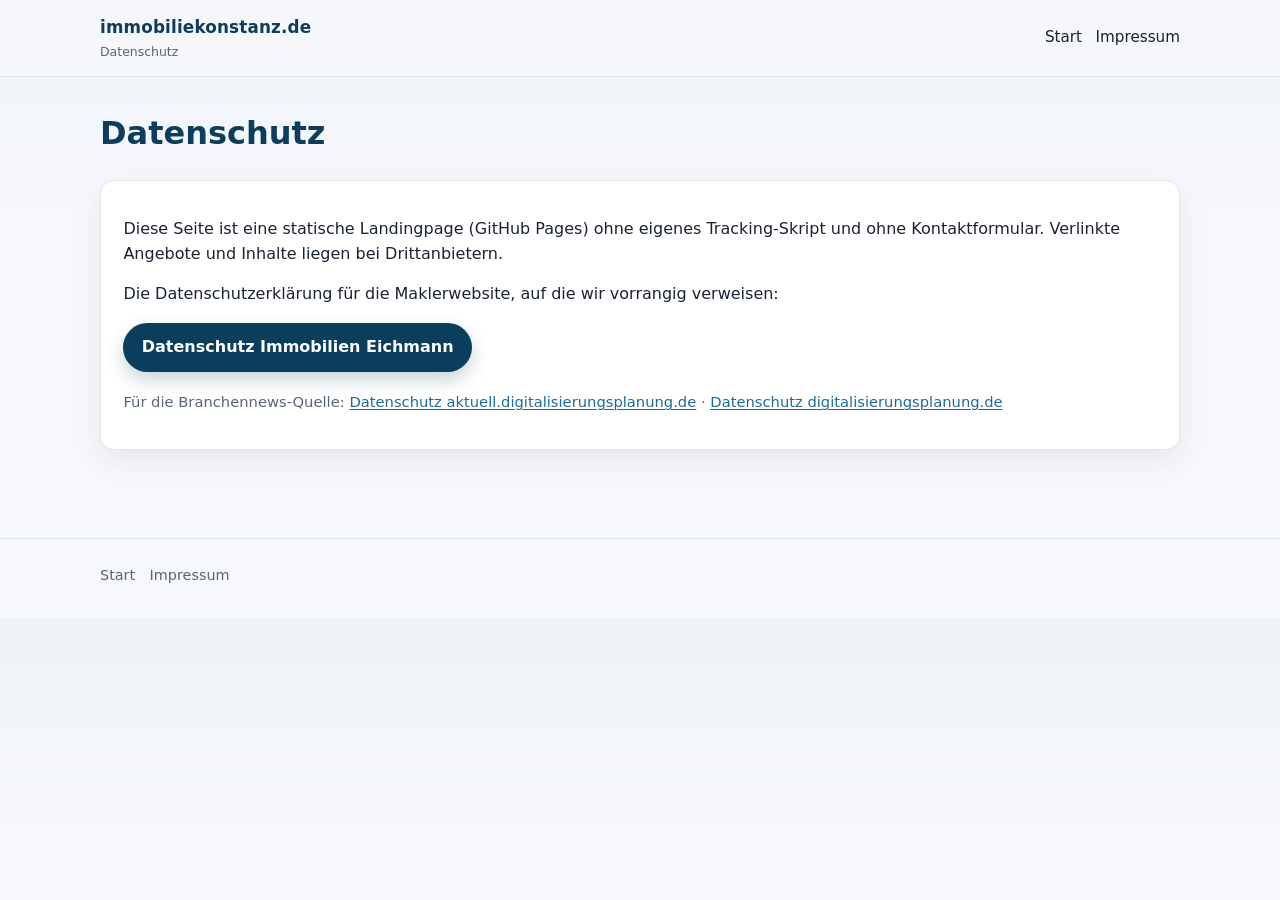
<file: datenschutz.html>
<!DOCTYPE html>
<html lang="de">
<head>
  <meta charset="utf-8">
  <meta name="viewport" content="width=device-width, initial-scale=1">
  <title>Datenschutz — immobiliekonstanz.de</title>
  <meta name="robots" content="noindex,follow">
  <link rel="canonical" href="https://immobiliekonstanz.de/datenschutz.html">
  <link rel="icon" href="/assets/favicon.svg" type="image/svg+xml">
  <link rel="icon" href="/assets/favicon-32.png" type="image/png" sizes="32x32">
  <link rel="apple-touch-icon" href="/assets/apple-touch-icon.png" sizes="180x180">
  <link rel="stylesheet" href="css/styles.css">
</head>
<body>
  <header class="site-header">
    <div class="shell header-inner">
      <a class="brand" href="/"><strong>immobiliekonstanz.de</strong><span>Datenschutz</span></a>
      <nav class="nav"><a href="/">Start</a><a href="impressum.html">Impressum</a></nav>
    </div>
  </header>
  <main class="shell legal-page">
    <h1>Datenschutz</h1>
    <div class="box">
      <p>
        Diese Seite ist eine statische Landingpage (GitHub Pages) ohne eigenes Tracking-Skript und ohne Kontaktformular.
        Verlinkte Angebote und Inhalte liegen bei Drittanbietern.
      </p>
      <p>
        Die Datenschutzerklärung für die Maklerwebsite, auf die wir vorrangig verweisen:
      </p>
      <p>
        <a class="button" href="https://immobilieneichmann.de/datenschutz.html" rel="noopener noreferrer">Datenschutz Immobilien Eichmann</a>
      </p>
      <p style="margin-top:1.2rem;color:var(--muted);font-size:0.92rem">
        Für die Branchennews-Quelle:
        <a href="https://aktuell.digitalisierungsplanung.de/datenschutz/" rel="noopener noreferrer">Datenschutz aktuell.digitalisierungsplanung.de</a>
        ·
        <a href="https://digitalisierungsplanung.de/datenschutz.html" rel="noopener noreferrer">Datenschutz digitalisierungsplanung.de</a>
      </p>
    </div>
  </main>
  <footer class="site-footer"><div class="shell footer-links">
    <a href="/">Start</a><a href="impressum.html">Impressum</a>
  </div></footer>
</body>
</html>
</file>
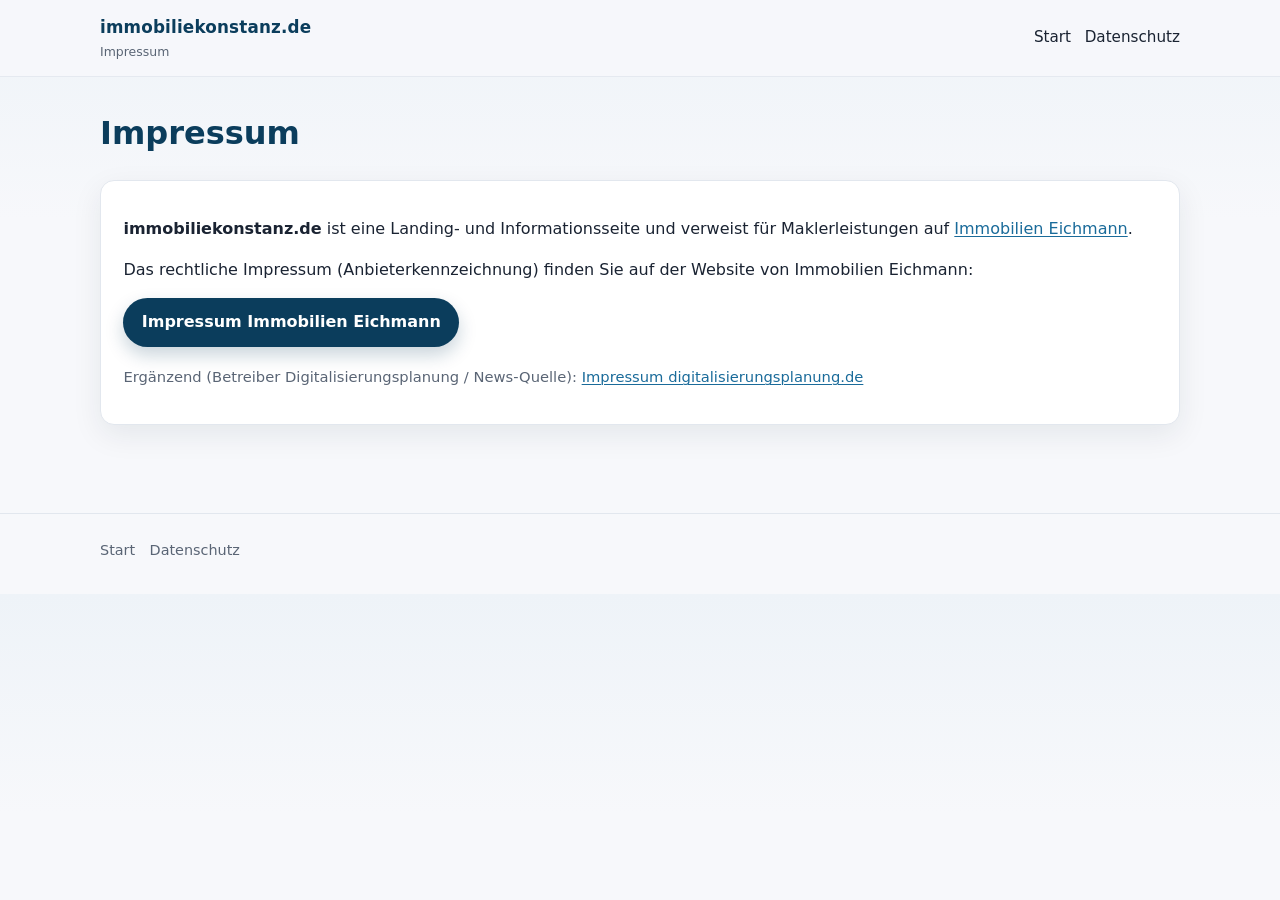
<file: impressum.html>
<!DOCTYPE html>
<html lang="de">
<head>
  <meta charset="utf-8">
  <meta name="viewport" content="width=device-width, initial-scale=1">
  <title>Impressum — immobiliekonstanz.de</title>
  <meta name="robots" content="noindex,follow">
  <link rel="canonical" href="https://immobiliekonstanz.de/impressum.html">
  <link rel="icon" href="/assets/favicon.svg" type="image/svg+xml">
  <link rel="icon" href="/assets/favicon-32.png" type="image/png" sizes="32x32">
  <link rel="apple-touch-icon" href="/assets/apple-touch-icon.png" sizes="180x180">
  <link rel="stylesheet" href="css/styles.css">
</head>
<body>
  <header class="site-header">
    <div class="shell header-inner">
      <a class="brand" href="/"><strong>immobiliekonstanz.de</strong><span>Impressum</span></a>
      <nav class="nav"><a href="/">Start</a><a href="datenschutz.html">Datenschutz</a></nav>
    </div>
  </header>
  <main class="shell legal-page">
    <h1>Impressum</h1>
    <div class="box">
      <p>
        <strong>immobiliekonstanz.de</strong> ist eine Landing- und Informationsseite und verweist für Maklerleistungen
        auf <a href="https://immobilieneichmann.de/" rel="noopener noreferrer">Immobilien Eichmann</a>.
      </p>
      <p>
        Das rechtliche Impressum (Anbieterkennzeichnung) finden Sie auf der Website von Immobilien Eichmann:
      </p>
      <p>
        <a class="button" href="https://immobilieneichmann.de/impressum.html" rel="noopener noreferrer">Impressum Immobilien Eichmann</a>
      </p>
      <p style="margin-top:1.2rem;color:var(--muted);font-size:0.92rem">
        Ergänzend (Betreiber Digitalisierungsplanung / News-Quelle):
        <a href="https://digitalisierungsplanung.de/impressum.html" rel="noopener noreferrer">Impressum digitalisierungsplanung.de</a>
      </p>
    </div>
  </main>
  <footer class="site-footer"><div class="shell footer-links">
    <a href="/">Start</a><a href="datenschutz.html">Datenschutz</a>
  </div></footer>
</body>
</html>
</file>
<file: css/styles.css>
:root {
  --ink: #1a2332;
  --muted: #5a6575;
  --line: #e2e7ee;
  --bg: #f7f8fb;
  --card: #ffffff;
  --brand: #0b3d5c;
  --brand-2: #1a6b9a;
  --accent: #c4a35a;
  --accent-soft: #f5efdf;
  --ok: #0f6b4c;
  --radius: 14px;
  --shadow: 0 10px 30px rgba(15, 35, 55, 0.08);
  --max: 1080px;
  --font: "Segoe UI", system-ui, -apple-system, Roboto, "Helvetica Neue", Arial, sans-serif;
}

* { box-sizing: border-box; }
html { scroll-behavior: smooth; }
body {
  margin: 0;
  font-family: var(--font);
  color: var(--ink);
  background: linear-gradient(180deg, #eef3f8 0%, var(--bg) 220px);
  line-height: 1.55;
}
a { color: var(--brand-2); text-decoration-thickness: 1px; text-underline-offset: 2px; }
a:hover { color: var(--brand); }
img { max-width: 100%; height: auto; }
.shell { width: min(100% - 2rem, var(--max)); margin-inline: auto; }

.site-header {
  position: sticky; top: 0; z-index: 20;
  backdrop-filter: blur(10px);
  background: rgba(247, 248, 251, 0.9);
  border-bottom: 1px solid rgba(226, 231, 238, 0.8);
}
.header-inner {
  display: flex; align-items: center; justify-content: space-between;
  gap: 1rem; padding: 0.9rem 0;
}
.brand {
  display: flex; flex-direction: column; gap: 0.1rem;
  color: inherit; text-decoration: none;
}
.brand strong { font-size: 1.05rem; letter-spacing: 0.01em; color: var(--brand); }
.brand span { font-size: 0.78rem; color: var(--muted); }
.nav { display: flex; flex-wrap: wrap; gap: 0.85rem; align-items: center; }
.nav a { color: var(--ink); text-decoration: none; font-size: 0.95rem; }
.nav a:hover { color: var(--brand-2); }

.button {
  display: inline-flex; align-items: center; justify-content: center;
  gap: 0.4rem; padding: 0.75rem 1.15rem;
  border-radius: 999px; border: 0;
  background: var(--brand); color: #fff !important;
  text-decoration: none !important; font-weight: 600;
  box-shadow: 0 8px 18px rgba(11, 61, 92, 0.22);
}
.button:hover { background: var(--brand-2); color: #fff !important; }
.button.secondary {
  background: #fff; color: var(--brand) !important;
  border: 1px solid var(--line); box-shadow: none;
}
.button.secondary:hover { border-color: var(--brand-2); }

.hero {
  padding: 2.6rem 0 1.4rem;
}
.hero-grid {
  display: grid; gap: 1.5rem;
  grid-template-columns: 1.4fr 1fr;
  align-items: stretch;
}
.eyebrow {
  display: inline-block; margin-bottom: 0.7rem;
  padding: 0.28rem 0.7rem; border-radius: 999px;
  background: var(--accent-soft); color: #6b5320;
  font-size: 0.78rem; font-weight: 600; letter-spacing: 0.02em;
}
.hero h1 {
  margin: 0 0 0.8rem; font-size: clamp(1.8rem, 3.4vw, 2.55rem);
  line-height: 1.15; color: var(--brand);
}
.lead { font-size: 1.08rem; color: var(--muted); margin: 0 0 1.25rem; max-width: 42rem; }
.cta-row { display: flex; flex-wrap: wrap; gap: 0.75rem; }

.hero-card {
  background: var(--card); border: 1px solid var(--line);
  border-radius: var(--radius); padding: 1.25rem 1.3rem;
  box-shadow: var(--shadow);
  display: flex; flex-direction: column; gap: 0.75rem;
}
.hero-card h2 { margin: 0; font-size: 1.15rem; color: var(--brand); }
.hero-card p { margin: 0; color: var(--muted); font-size: 0.95rem; }
.hero-card .meta { font-size: 0.82rem; color: var(--ok); font-weight: 600; }

.section { padding: 1.6rem 0 0.4rem; }
.section-head {
  display: flex; align-items: end; justify-content: space-between;
  gap: 1rem; margin-bottom: 1rem; flex-wrap: wrap;
}
.section-head h2 { margin: 0; font-size: 1.35rem; color: var(--brand); }
.section-head p { margin: 0; color: var(--muted); font-size: 0.95rem; }

.cards {
  display: grid; gap: 0.9rem;
  grid-template-columns: repeat(auto-fill, minmax(260px, 1fr));
}
.card {
  background: var(--card); border: 1px solid var(--line);
  border-radius: var(--radius); padding: 1rem 1.05rem;
  display: flex; flex-direction: column; gap: 0.55rem;
  transition: transform 0.15s ease, box-shadow 0.15s ease;
}
.card:hover { transform: translateY(-2px); box-shadow: var(--shadow); }
.card .tag {
  align-self: start; font-size: 0.72rem; font-weight: 700;
  letter-spacing: 0.04em; text-transform: uppercase;
  color: var(--brand); background: #e8f1f7;
  padding: 0.2rem 0.5rem; border-radius: 999px;
}
.card h3 { margin: 0; font-size: 1.02rem; line-height: 1.35; }
.card h3 a { color: inherit; text-decoration: none; }
.card h3 a:hover { color: var(--brand-2); }
.card .summary { margin: 0; color: var(--muted); font-size: 0.92rem; flex: 1; }
.card .date { margin: 0; font-size: 0.8rem; color: #7a8696; }
.card .source, .section-head .source {
  margin: 0;
  font-size: 0.8rem;
  color: var(--muted);
}
.card .source a, .section-head .source a { font-weight: 600; }

.empty {
  border: 1px dashed var(--line); border-radius: var(--radius);
  padding: 1.2rem; color: var(--muted); background: rgba(255,255,255,0.6);
}

.note {
  margin: 1.5rem 0 0; padding: 1rem 1.1rem;
  background: #fff; border: 1px solid var(--line); border-radius: var(--radius);
  color: var(--muted); font-size: 0.92rem;
}

.site-footer {
  margin-top: 2.5rem; padding: 1.6rem 0 2rem;
  border-top: 1px solid var(--line); color: var(--muted); font-size: 0.9rem;
}
.footer-inner {
  display: flex; flex-wrap: wrap; gap: 1rem;
  justify-content: space-between; align-items: start;
}
.footer-links { display: flex; flex-wrap: wrap; gap: 0.9rem; }
.footer-links a { color: var(--muted); text-decoration: none; }
.footer-links a:hover { color: var(--brand-2); }

.legal-page { padding: 2rem 0 3rem; }
.legal-page h1 { color: var(--brand); margin-top: 0; }
.legal-page .box {
  background: var(--card); border: 1px solid var(--line);
  border-radius: var(--radius); padding: 1.25rem 1.4rem; box-shadow: var(--shadow);
}

@media (max-width: 820px) {
  .hero-grid { grid-template-columns: 1fr; }
  .header-inner { align-items: start; flex-direction: column; }
}

.about-konstanz { margin: 0.5rem auto 1.75rem; }
.about-card {
  background: var(--card);
  border: 1px solid var(--line);
  border-radius: var(--radius);
  padding: 1.35rem 1.5rem;
  box-shadow: var(--shadow);
}
.about-card h2 {
  margin: 0 0 0.75rem;
  font-size: 1.25rem;
  color: var(--brand);
}
.about-card p {
  margin: 0 0 0.85rem;
  color: var(--muted);
  line-height: 1.55;
  max-width: 52rem;
}
.about-card p:last-child { margin-bottom: 0; }

.breadcrumb {
  padding: 0.85rem 0 0;
  font-size: 0.85rem;
  color: var(--muted);
}
.breadcrumb ol {
  list-style: none;
  margin: 0;
  padding: 0;
  display: flex;
  flex-wrap: wrap;
  gap: 0.35rem;
  align-items: center;
}
.breadcrumb li:not(:last-child)::after {
  content: "›";
  margin-left: 0.35rem;
  color: #9aa3b0;
}
.breadcrumb a {
  color: var(--muted);
  text-decoration: none;
}
.breadcrumb a:hover { color: var(--brand-2); }
.breadcrumb [aria-current="page"] { color: var(--ink); font-weight: 600; }

.hero-card .nap {
  font-size: 0.88rem;
  line-height: 1.55;
  color: var(--ink);
  padding: 0.7rem 0.8rem;
  background: #f3f6f9;
  border-radius: 10px;
  border: 1px solid var(--line);
}
.hero-card .nap a { color: var(--brand-2); text-decoration: none; font-weight: 600; }
.hero-card .nap a:hover { text-decoration: underline; }

.about-card h2 + h2,
.about-card h2#region-heading {
  margin-top: 1.25rem;
}
</file>
